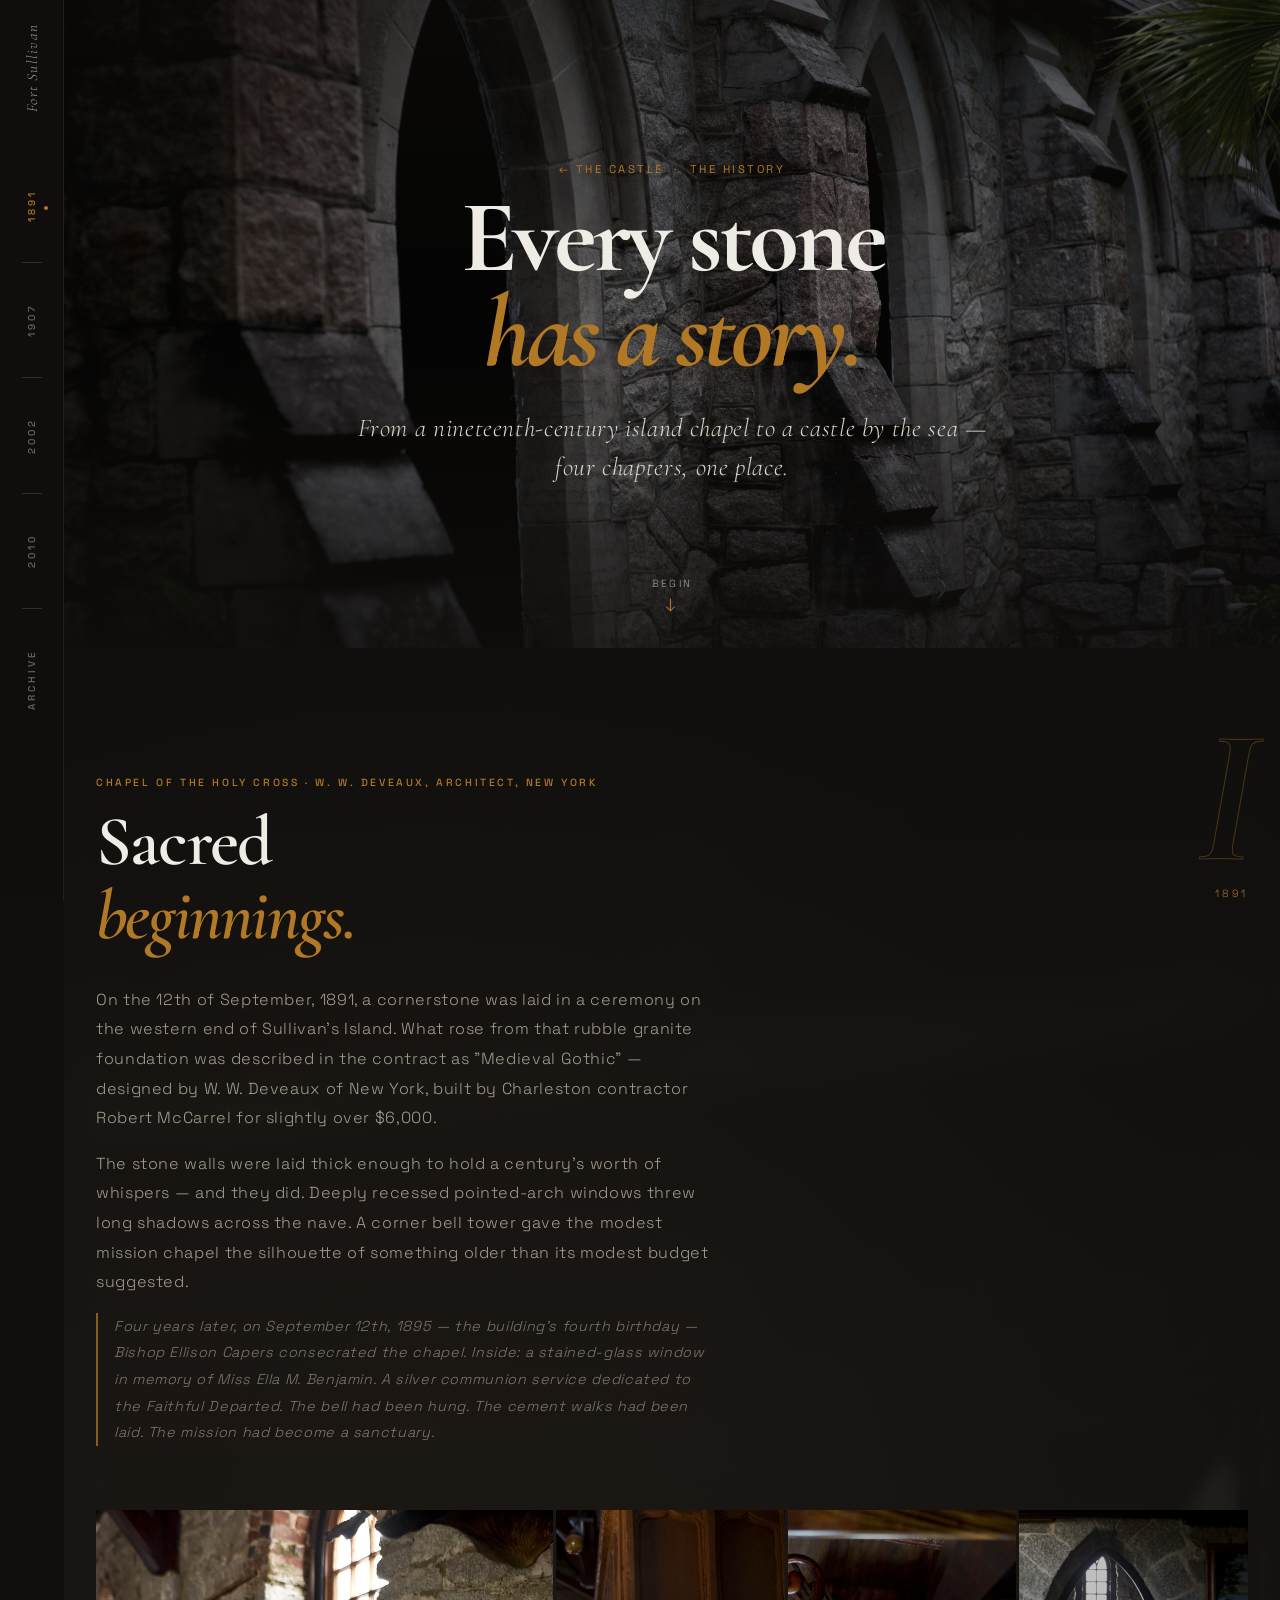
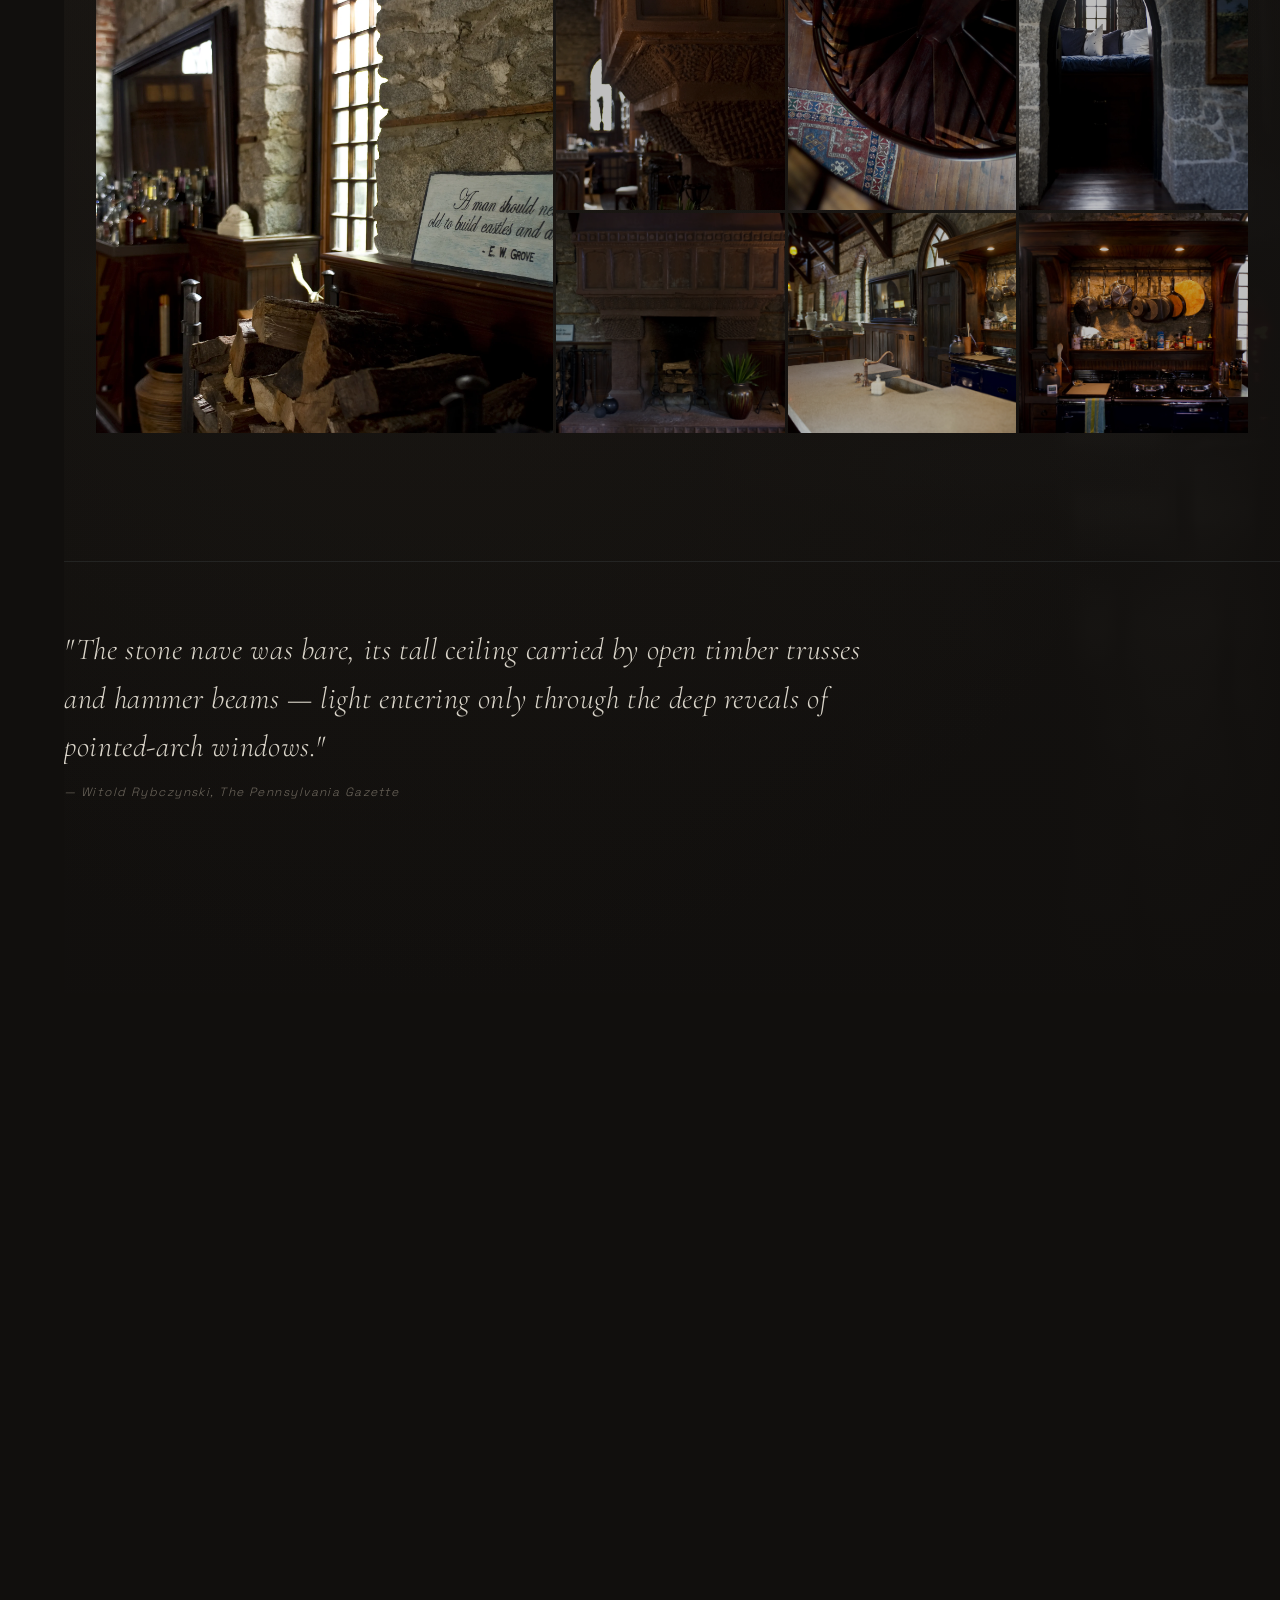
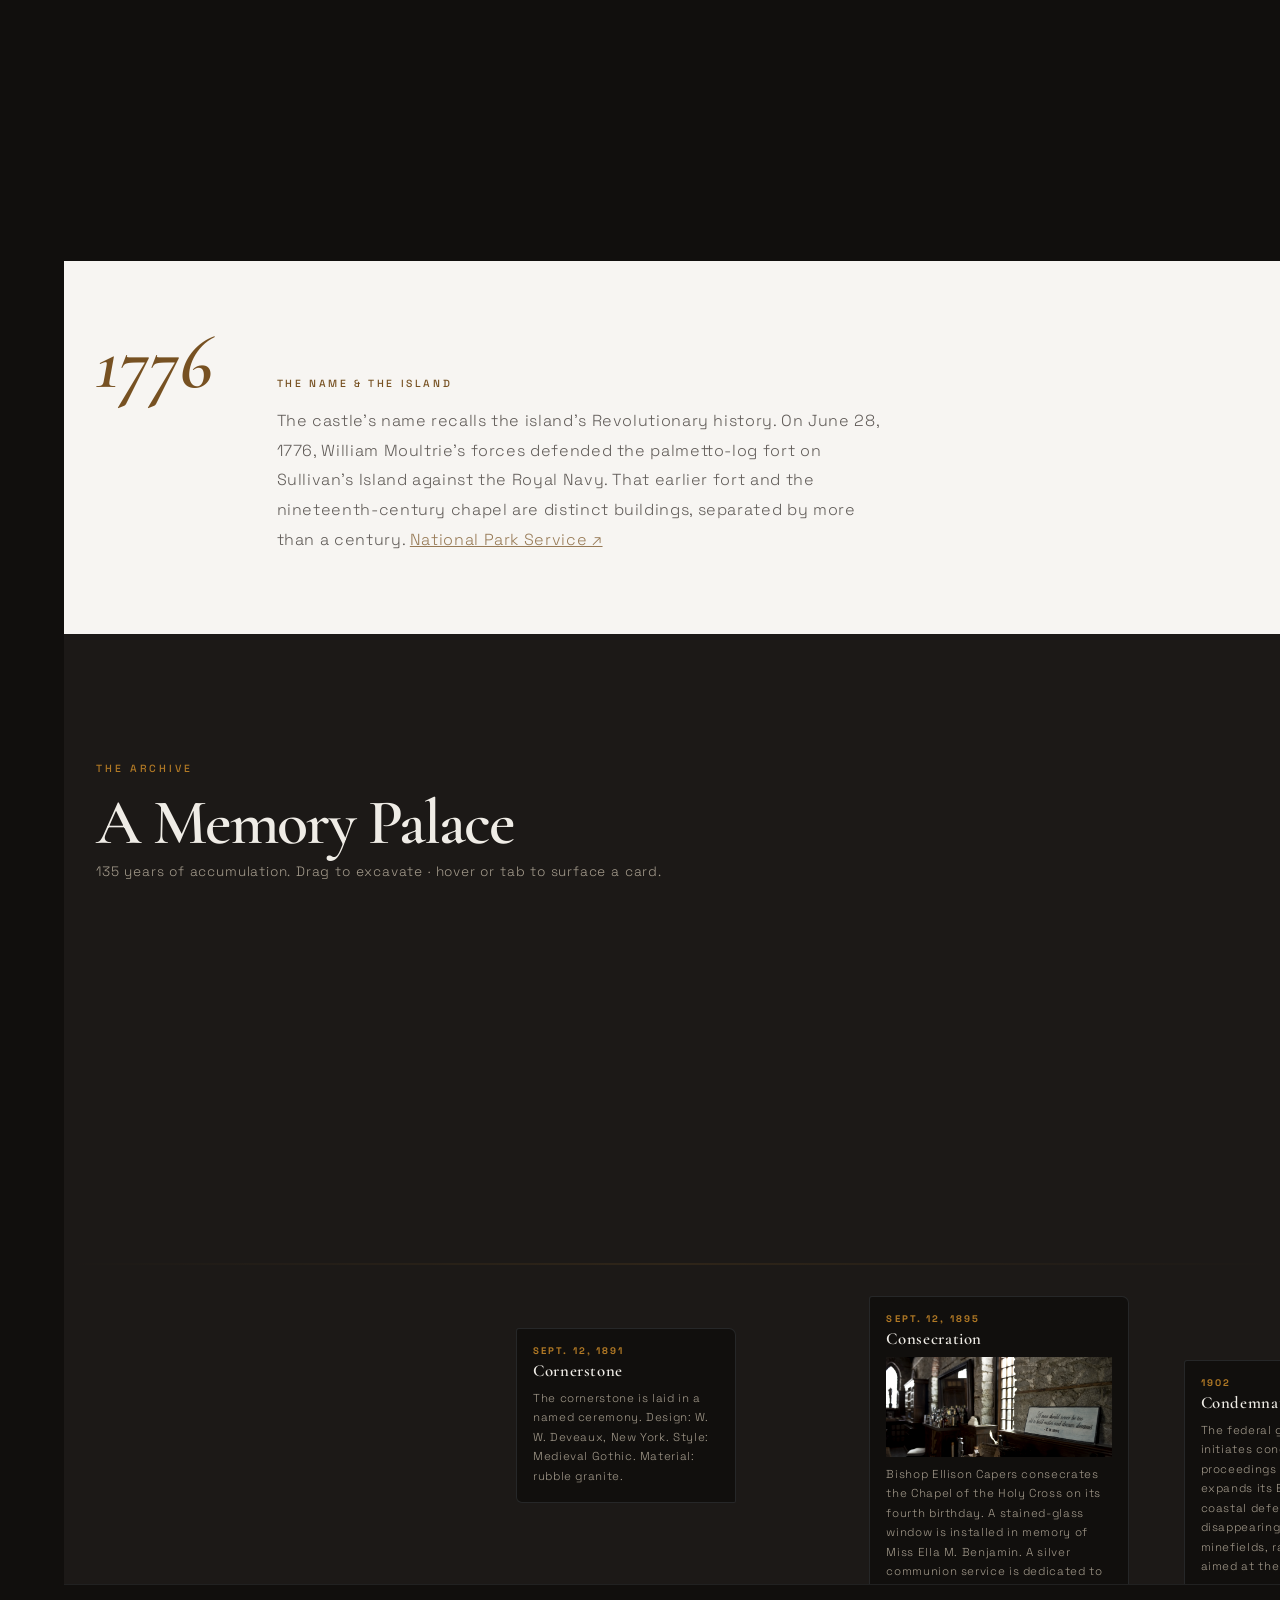
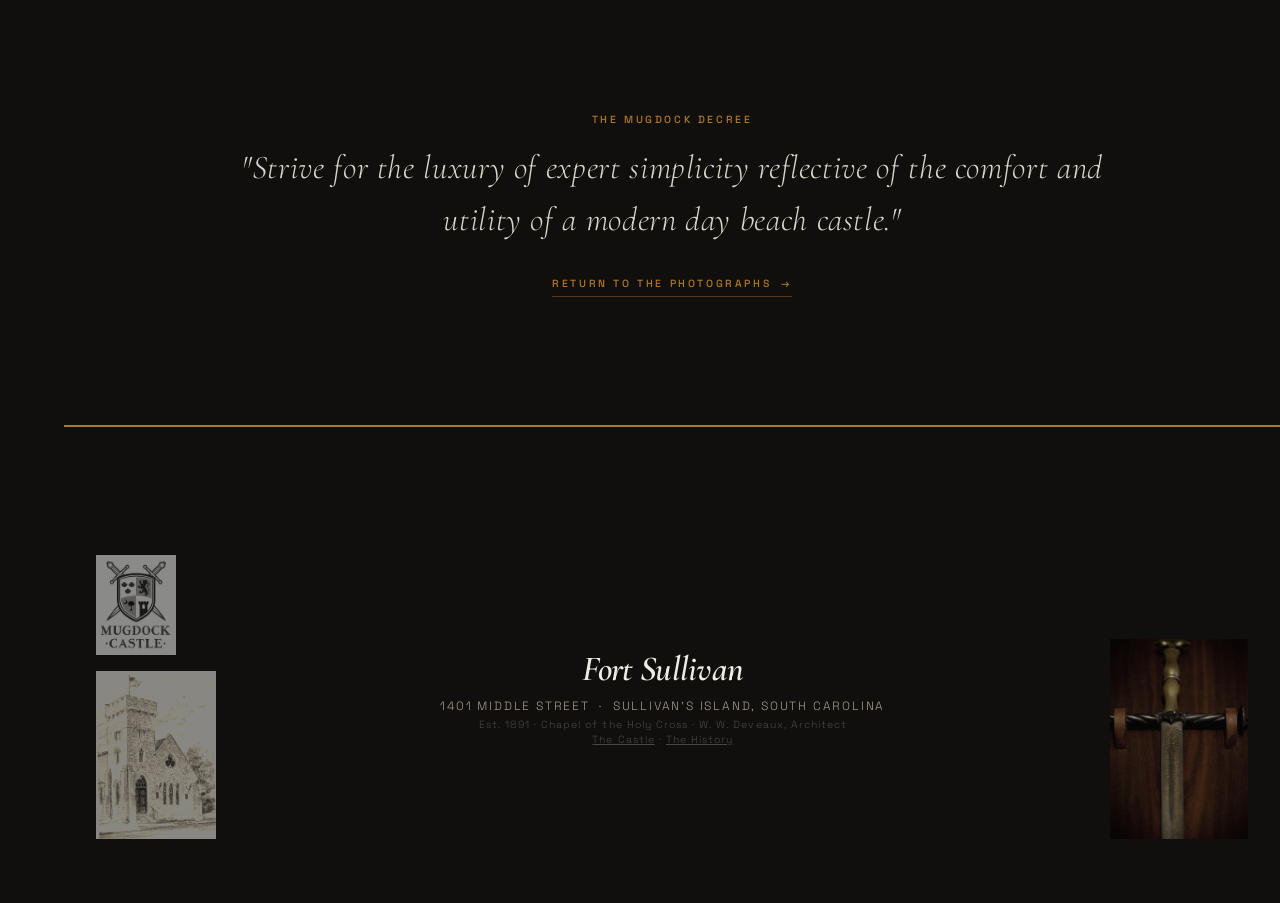
<file: history.html>
<!DOCTYPE html>
<html lang="en">
<head>
    <meta charset="UTF-8">
    <meta name="viewport" content="width=device-width, initial-scale=1.0">
    <title>The History — Fort Sullivan</title>
    <meta name="description" content="From the Chapel of the Holy Cross (1891) to the keep (2010): the history of Fort Sullivan, 1401 Middle Street, Sullivan's Island.">
    <script>document.documentElement.classList.add('js')</script>
    <link rel="preconnect" href="https://fonts.googleapis.com">
    <link rel="preconnect" href="https://fonts.gstatic.com" crossorigin>
    <link href="https://fonts.googleapis.com/css2?family=Cormorant+Garamond:ital,wght@0,300;0,400;0,500;0,600;0,700;1,300;1,400;1,600&family=Space+Grotesk:wght@300;400;500;700&display=swap" rel="stylesheet">
    <link rel="stylesheet" href="style.css">
    <script src="site.js" defer></script>
</head>
<body>
    <a class="skip-link" href="#chapel">Skip to content</a>

    <nav class="spine" aria-label="Timeline">
        <a class="spine-logo" href="index.html">Fort Sullivan</a>
        <a href="#chapel" class="spine-link" data-label="1891 · The Chapel"><span>1891</span></a>
        <div class="spine-divider"></div>
        <a href="#garrison" class="spine-link" data-label="1907 · The Garrison"><span>1907</span></a>
        <div class="spine-divider"></div>
        <a href="#restoration" class="spine-link" data-label="2002 · Restoration"><span>2002</span></a>
        <div class="spine-divider"></div>
        <a href="#keep" class="spine-link" data-label="2010 · The Keep"><span>2010</span></a>
        <div class="spine-divider"></div>
        <a href="#archive" class="spine-link" data-label="The Archive"><span>Archive</span></a>
    </nav>

    <section class="stratum stratum-horizon history-horizon in-view" id="top">
        <div class="horizon-img" style="background-image:url('castlex6.webp'); background-position: center 40%"></div>
        <div class="horizon-veil"></div>
        <div class="horizon-content">
            <p class="horizon-coord"><a href="index.html" style="color:inherit;text-decoration:none">← The Castle</a> &nbsp;·&nbsp; The History</p>
            <h1 class="horizon-title">
                <span class="horizon-word" style="animation-delay:0s">Every stone</span>
                <span class="horizon-word" style="animation-delay:.4s">has a story.</span>
            </h1>
            <p class="history-intro">From a nineteenth-century island chapel to a castle by the sea — four chapters, one place.</p>
        </div>
        <div class="horizon-descend">
            <span class="descend-label">Begin</span>
            <span class="descend-arrow">↓</span>
        </div>
    </section>

    <nav class="timeline-strip" aria-label="Timeline">
        <a href="#chapel"><b>1891</b><span>Chapel</span></a>
        <a href="#garrison"><b>1907</b><span>Garrison</span></a>
        <a href="#restoration"><b>2002</b><span>Restored</span></a>
        <a href="#keep"><b>2010</b><span>The Keep</span></a>
    </nav>

    <main>
    <!-- ═══════════════════════════════════════════════════════════════
         I · 1891 — THE CHAPEL
    ═══════════════════════════════════════════════════════════════ -->
    <section class="stratum stratum-chapel chapter" id="chapel">
        <div class="chapel-bg parallax-bg" data-speed="0.2" style="background-image:url('castlex5.webp')"></div>
        <div class="chapel-overlay"></div>
        <div class="stratum-stamp stratum-stamp-right">
            <span class="stamp-era">I</span>
            <span class="stamp-year">1891</span>
        </div>
        <div class="chapel-content container">
            <div class="chapel-text">
                <p class="stratum-tag">Chapel of the Holy Cross · W. W. Deveaux, Architect, New York</p>
                <h2 class="stratum-headline">Sacred<br><em>beginnings.</em></h2>
                <p class="stratum-body">On the 12th of September, 1891, a cornerstone was laid in a ceremony on the western end of Sullivan's Island. What rose from that rubble granite foundation was described in the contract as "Medieval Gothic" — designed by W. W. Deveaux of New York, built by Charleston contractor Robert McCarrel for slightly over $6,000.</p>
                <p class="stratum-body">The stone walls were laid thick enough to hold a century's worth of whispers — and they did. Deeply recessed pointed-arch windows threw long shadows across the nave. A corner bell tower gave the modest mission chapel the silhouette of something older than its modest budget suggested.</p>
                <p class="stratum-body stratum-esoteric">Four years later, on September 12th, 1895 — the building's fourth birthday — Bishop Ellison Capers consecrated the chapel. Inside: a stained-glass window in memory of Miss Ella M. Benjamin. A silver communion service dedicated to the Faithful Departed. The bell had been hung. The cement walks had been laid. The mission had become a sanctuary.</p>
            </div>
        </div>
        <div class="chapel-grid container">
            <figure class="cg-feat"><img src="castlen12.webp" alt="Inside the old chapel" loading="lazy"></figure>
            <figure class="cg-item"><img src="castlen3.webp" alt="Chapel interior detail" loading="lazy"></figure>
            <figure class="cg-item"><img src="castlen5.webp" alt="Pointed-arch windows" loading="lazy"></figure>
            <figure class="cg-item"><img src="castlen7.webp" alt="The stone nave" loading="lazy"></figure>
            <figure class="cg-item"><img src="castlen11.webp" alt="Stained glass in the chapel" loading="lazy"></figure>
            <figure class="cg-item"><img src="castlen13.webp" alt="Timbered ceiling" loading="lazy"></figure>
            <figure class="cg-item"><img src="castlen16.webp" alt="Chapel interior" loading="lazy"></figure>
        </div>
        <div class="chapel-pull container">
            <blockquote class="chapel-quote">"The stone nave was bare, its tall ceiling carried by open timber trusses and hammer beams — light entering only through the deep reveals of pointed-arch windows."</blockquote>
            <cite class="chapel-cite">— Witold Rybczynski, <em>The Pennsylvania Gazette</em></cite>
        </div>
    </section>

    <!-- ═══════════════════════════════════════════════════════════════
         II · 1907 — THE GARRISON
    ═══════════════════════════════════════════════════════════════ -->
    <section class="stratum stratum-military chapter" id="garrison">
        <div class="military-rule"></div>
        <div class="stratum-stamp stratum-stamp-right">
            <span class="stamp-era">II</span>
            <span class="stamp-year">1907</span>
        </div>
        <div class="military-content container">
            <div class="military-text">
                <p class="stratum-tag">The Taking · Fort Moultrie Condemnation</p>
                <h2 class="stratum-headline stratum-headline-dark">Sacred ground<br><em>absorbed by the federal machine.</em></h2>
                <p class="stratum-body stratum-body-dark">In 1902, the United States government moved to condemn the Chapel of the Holy Cross. Fort Moultrie was extending its Endicott-era coastal defenses — disappearing artillery carriages, minefields, rapid-fire guns trained on the harbor mouth. The stone chapel stood in the path of a militarized landscape.</p>
                <p class="stratum-body stratum-body-dark">The trustees agreed to sell. <strong>$9,000.</strong> The keys were formally surrendered in 1907. The congregation stripped what it could — the memorial stained glass, the silver communion service dedicated to the Faithful Departed, the chancel beams — and carried them to a new Chapel at 2520 Middle Street, holding their first service there in June of 1908.</p>
                <p class="stratum-body stratum-body-dark stratum-esoteric">When Fort Moultrie was deactivated in 1947, the building passed through a quiet relay: War Assets Administration → J.C.W. Bischoff → the Town → the South Carolina Lutheran Synod. Pastor J. Marion Rhoden was appointed in 1952. Fifty charter members. The same bare granite walls. The same thick stone that had held Episcopal liturgy for sixteen years now held Lutheran hymns for twenty more. In 1972 the congregation relocated to Isle of Palms and became St. Mark's. The chapel was deconsecrated.</p>
            </div>
            <div class="military-imgs">
                <figure class="mil-img"><img src="castlex2.webp" alt="The chapel and tower" loading="lazy"></figure>
                <figure class="mil-img mil-img-tall"><img src="castlex4.webp" alt="The chapel's granite front" loading="lazy"></figure>
                <figure class="mil-img"><img src="flag2.webp" alt="Flag over the tower" loading="lazy"></figure>
            </div>
        </div>
        <div class="military-pull">
            <p class="mpull-text">For the next forty years, the rough granite walls absorbed the prayers of soldiers the same way they had absorbed the Episcopal liturgy before them.</p>
        </div>
    </section>

    <!-- ═══════════════════════════════════════════════════════════════
         III · 2002 — RESTORATION
    ═══════════════════════════════════════════════════════════════ -->
    <section class="stratum stratum-restoration chapter" id="restoration">
        <div class="stratum-stamp">
            <span class="stamp-era">III</span>
            <span class="stamp-year">2002</span>
        </div>
        <div class="restoration-content container">
            <div class="restoration-text">
                <p class="stratum-tag">A Place Reimagined · The Winter Hall</p>
                <h2 class="stratum-headline">Kept where<br><em>it had always stood.</em></h2>
                <p class="stratum-body">In 2002, a plan to relocate the chapel to the I'On development in Mount Pleasant was proposed. Local preservation action kept the building on Sullivan's Island. Its next chapter would unfold here, where it had stood for more than a century.</p>
                <p class="stratum-body">New World Byzantine was engaged to design an addition that would look older than the Gothic church it joined. The rounded Romanesque arch became an answer to the pointed Gothic arch: two architectural traditions meeting at the same threshold.</p>
                <p class="stratum-body stratum-esoteric">The former chapel became the Winter Hall, home to the kitchen, dining hall, library and minstrel gallery. Its thick stone walls and timbered spaces became the heart of a home built for hospitality.</p>
            </div>
            <div class="restoration-imgs">
                <figure class="ri-wide"><img src="castlefromkeep.webp" alt="The chapel seen from the keep" loading="lazy"></figure>
                <figure><img src="keepcastlejoin.webp" alt="Where the keep meets the chapel" loading="lazy"></figure>
                <figure><img src="WH_8812p.webp" alt="The Winter Hall" loading="lazy"></figure>
            </div>
        </div>
    </section>

    <!-- ═══════════════════════════════════════════════════════════════
         IV · 2010 — THE KEEP
    ═══════════════════════════════════════════════════════════════ -->
    <section class="stratum stratum-keep history-keep chapter" id="keep">
        <div class="keep-bg parallax-bg" data-speed="0.3" style="background-image:url('keepx1.webp')"></div>
        <div class="keep-overlay"></div>
        <div class="stratum-stamp stratum-stamp-right">
            <span class="stamp-era">IV</span>
            <span class="stamp-year">2010</span>
        </div>
        <div class="keep-text">
            <p class="stratum-tag">The Keep · New World Byzantine Architecture</p>
            <h2 class="stratum-headline">The Summer<br><em>Hall.</em></h2>
            <p class="stratum-body">Reinforced concrete walls. Massive cypress timbers. A geothermal heat pump sunk beneath old stone floors. Romanesque arched openings answering, point-for-arch, the Gothic vocabulary of a chapel built one hundred nineteen years before.</p>
            <p class="stratum-body">The Norman Keep, also known as the Summer Hall, was completed in 2010. Its arched openings, porches and rooftop terraces offer a different relationship to the island: open to the garden, the harbor and the changing coastal light. The addition houses the undercroft, laundry, bedchambers and associated living spaces; the Morning Courtyard and Summer Lawn extend the life of the house outdoors.</p>
            <p class="stratum-body stratum-esoteric">The upper bell tower had been removed during the military era; crenelations were installed in its place. By 2010, the transformation was complete — something that had never before existed: a private castle on a Carolina barrier island.</p>
        </div>
        <div class="keep-grid">
            <figure class="kg-item kg-tall"><img src="keepx2.webp" alt="The keep from the garden" loading="lazy"></figure>
            <figure class="kg-item"><img src="keepx5.webp" alt="Arched porches of the keep" loading="lazy"></figure>
            <figure class="kg-item"><img src="keepn6.webp" alt="A bedchamber" loading="lazy"></figure>
            <figure class="kg-item kg-tall"><img src="keepx8.webp" alt="The keep's tower" loading="lazy"></figure>
            <figure class="kg-item"><img src="keepn9.webp" alt="The keep stair" loading="lazy"></figure>
            <figure class="kg-item"><img src="keeproof2.webp" alt="Rooftop terrace" loading="lazy"></figure>
        </div>
    </section>

    <!-- 1776 — the name, kept distinct from the chapel -->
    <section class="island-note">
        <div class="island-note-inner container">
            <span class="island-note-year">1776</span>
            <div>
                <p class="stratum-tag" style="color:var(--col-cypress-dk)">The Name &amp; the Island</p>
                <p class="stratum-body stratum-body-dark">The castle's name recalls the island's Revolutionary history. On June 28, 1776, William Moultrie's forces defended the palmetto-log fort on Sullivan's Island against the Royal Navy. That earlier fort and the nineteenth-century chapel are distinct buildings, separated by more than a century. <a href="https://www.nps.gov/people/william-moultrie.htm" target="_blank" rel="noopener">National Park Service ↗</a></p>
            </div>
        </div>
    </section>

    <section class="stratum stratum-archive" id="archive">
        <div class="archive-header container">
            <p class="archive-tag">The Archive</p>
            <h2 class="archive-title">A Memory Palace</h2>
            <p class="archive-sub">135 years of accumulation. Drag to excavate · hover or tab to surface a card.</p>
        </div>

        <div class="dig-site-wrapper" id="dig-site-wrapper">
            <div class="dig-timeline-line"></div>
            <div class="dig-site" id="dig-site">

                <!-- Artifact cards — positioned absolutely by CSS/data attrs; JS adds interactivity -->

                <article class="artifact" data-x="3" data-y="42" data-era="founding" data-rotation="-3">
                    <span class="artifact-date">May 1891</span>
                    <span class="artifact-label">Lot Purchased</span>
                    <p class="artifact-body">Diocesan trustees acquire the Sullivan's Island lot using funds linked to the dissolved Grace Church — a congregation that had held services in a borrowed Presbyterian building for nearly six years.</p>
                </article>

                <article class="artifact artifact-img" data-x="14" data-y="18" data-era="founding" data-rotation="2">
                    <span class="artifact-date">Aug. 1, 1891</span>
                    <span class="artifact-label">The Contract</span>
                    <img src="castlex3.webp" alt="Chapel exterior" loading="lazy">
                    <p class="artifact-body">Robert McCarrel signs the construction contract. Rubble granite. Medieval Gothic. Builder, Charleston SC.</p>
                </article>

                <article class="artifact artifact-deep" data-x="22" data-y="60" data-era="founding" data-rotation="1.5">
                    <span class="artifact-date">Sept. 12, 1891</span>
                    <span class="artifact-label">Cornerstone</span>
                    <p class="artifact-body">The cornerstone is laid in a named ceremony. Design: W. W. Deveaux, New York. Style: Medieval Gothic. Material: rubble granite.</p>
                </article>

                <article class="artifact" data-x="31" data-y="30" data-era="founding" data-rotation="-1">
                    <span class="artifact-date">July 10, 1892</span>
                    <span class="artifact-label">First Service</span>
                    <p class="artifact-body">The first Holy Communion is held. Officiant: Rev. George F. Degan. Cost of the completed chapel: slightly over $6,000.</p>
                </article>

                <article class="artifact artifact-img" data-x="40" data-y="55" data-era="consecration" data-rotation="3">
                    <span class="artifact-date">Sept. 12, 1895</span>
                    <span class="artifact-label">Consecration</span>
                    <img src="castlen12.webp" alt="Chapel interior" loading="lazy">
                    <p class="artifact-body">Bishop Ellison Capers consecrates the Chapel of the Holy Cross on its fourth birthday. A stained-glass window is installed in memory of Miss Ella M. Benjamin. A silver communion service is dedicated to the Faithful Departed.</p>
                </article>

                <article class="artifact" data-x="49" data-y="25" data-era="consecration" data-rotation="-2">
                    <span class="artifact-date">$6,000</span>
                    <span class="artifact-label">The Build Cost</span>
                    <p class="artifact-body">The total reported cost of constructing the Chapel of the Holy Cross — a deep revelation of material economy, given the structural weight of the rubble granite walls.</p>
                </article>

                <article class="artifact artifact-deep" data-x="56" data-y="65" data-era="military" data-rotation="2">
                    <span class="artifact-date">1902</span>
                    <span class="artifact-label">Condemnation</span>
                    <p class="artifact-body">The federal government initiates condemnation proceedings as Fort Moultrie expands its Endicott-era coastal defense network: disappearing carriages, minefields, rapid-fire guns aimed at the harbor mouth.</p>
                </article>

                <article class="artifact" data-x="65" data-y="38" data-era="military" data-rotation="-1.5">
                    <span class="artifact-date">$9,000</span>
                    <span class="artifact-label">The Acquisition Price</span>
                    <p class="artifact-body">The federal government's compensation to the Episcopal diocesan trustees. The strongest documentary evidence converges on $9,000 — though the precise year of final transfer (1904 vs. 1905) remains contested.</p>
                </article>

                <article class="artifact artifact-img" data-x="73" data-y="20" data-era="military" data-rotation="1">
                    <span class="artifact-date">1907</span>
                    <span class="artifact-label">Keys Surrendered</span>
                    <img src="flag2.webp" alt="Fort Sullivan flags" loading="lazy">
                    <p class="artifact-body">The congregation strips the memorial stained glass and silver communion service. Keys are formally transferred. The Chapel of the Holy Cross becomes a Fort Moultrie post chapel.</p>
                </article>

                <article class="artifact" data-x="79" data-y="58" data-era="military" data-rotation="-3">
                    <span class="artifact-date">June 1908</span>
                    <span class="artifact-label">New Chapel Opens</span>
                    <p class="artifact-body">First services held at the new Chapel of the Holy Cross, 2520 Middle Street. The memorial windows, beams, and chancel have been relocated. The congregation follows its artifacts.</p>
                </article>

                <article class="artifact artifact-deep" data-x="86" data-y="35" data-era="lutheran" data-rotation="2.5">
                    <span class="artifact-date">1952</span>
                    <span class="artifact-label">Lutheran Mission</span>
                    <p class="artifact-body">Pastor J. Marion Rhoden is appointed. Fifty charter members begin worshipping in "the old Fort Moultrie Chapel." The same granite walls. Different hymns.</p>
                </article>

                <article class="artifact" data-x="91" data-y="62" data-era="lutheran" data-rotation="-1">
                    <span class="artifact-date">1972</span>
                    <span class="artifact-label">Deconsecration</span>
                    <p class="artifact-body">The Lutheran congregation relocates to Isle of Palms, becoming St. Mark's. For the first time in eighty years, the building serves no congregation. The chapel is deconsecrated and converted to private residential use.</p>
                </article>

                <article class="artifact artifact-img" data-x="96" data-y="28" data-era="private" data-rotation="1.5">
                    <span class="artifact-date">$640,000</span>
                    <span class="artifact-label">2002 Purchase</span>
                    <img src="castlex2.webp" alt="Chapel exterior" loading="lazy">
                    <p class="artifact-body">The current owner acquires 1401 Middle Street. A plan to relocate the entire structure to the I'On community in Mount Pleasant is subsequently proposed — and blocked by local preservation action.</p>
                </article>

                <article class="artifact artifact-img artifact-deep" data-x="105" data-y="48" data-era="castle" data-rotation="-2">
                    <span class="artifact-date">2009–2010</span>
                    <span class="artifact-label">The Keep</span>
                    <img src="keepcastlejoin.webp" alt="The join" loading="lazy">
                    <p class="artifact-body">New World Byzantine Architecture completes the Romanesque keep addition. Reinforced concrete, massive cypress timbers, geothermal heat pump. Mandate: design something that looked older than the Gothic church it was joining.</p>
                </article>

                <article class="artifact" data-x="114" data-y="30" data-era="castle" data-rotation="1">
                    <span class="artifact-date">W. G. Mazyck</span>
                    <span class="artifact-label">The Lay Reader</span>
                    <p class="artifact-body">Lay reader and treasurer. Held Episcopal services in a borrowed Presbyterian church on Sullivan's Island for nearly six years before the Chapel of the Holy Cross was completed. Called one of the "founders of the mission" by the 1957 diocesan history.</p>
                </article>

                <article class="artifact artifact-img" data-x="122" data-y="55" data-era="castle" data-rotation="-1.5">
                    <span class="artifact-date">The Sword</span>
                    <span class="artifact-label">Legend Mounting</span>
                    <img src="sword.webp" alt="The sword" loading="lazy" class="artifact-sword">
                    <p class="artifact-body">A sword mounting in the castle interior. Its provenance unwritten — its weight felt in every room.</p>
                </article>

            </div>
            <!-- Dig site era legend -->
            <div class="dig-legend">
                <span class="dl-item dl-founding">1891</span>
                <span class="dl-line"></span>
                <span class="dl-item dl-military">1902</span>
                <span class="dl-line"></span>
                <span class="dl-item dl-lutheran">1952</span>
                <span class="dl-line"></span>
                <span class="dl-item dl-private">2002</span>
                <span class="dl-line"></span>
                <span class="dl-item dl-castle">2010</span>
            </div>
        </div>
    </section>

    <section class="decree">
        <p class="stratum-tag">The Mugdock Decree</p>
        <blockquote class="decree-quote">"Strive for the luxury of expert simplicity reflective of the comfort and utility of a modern day beach castle."</blockquote>
        <a class="chapter-link" href="index.html#gallery">Return to the photographs <span aria-hidden="true">→</span></a>
    </section>
    </main>

    <footer class="site-footer">
        <div class="footer-inner container">
            <div class="footer-seal-row">
                <img src="Mugdock.jpg" alt="Mugdock seal" class="footer-seal" loading="lazy">
                <img src="Castle - Dale Watson Drawing.jpg" alt="Architectural drawing of the castle by Dale Watson" class="footer-drawing" loading="lazy">
            </div>
            <div class="footer-body">
                <h3 class="footer-name">Fort Sullivan</h3>
                <p class="footer-addr">1401 Middle Street &nbsp;·&nbsp; Sullivan's Island, South Carolina</p>
                <p class="footer-copy">Est. 1891 · Chapel of the Holy Cross · W. W. Deveaux, Architect</p>
                <p class="footer-copy"><a href="index.html" style="color:inherit">The Castle</a> · <a href="history.html" style="color:inherit">The History</a></p>
            </div>
            <img src="sword.webp" alt="" class="footer-sword" loading="lazy">
        </div>
    </footer>
</body>
</html>
</file>
<file: style.css>
/* ═══════════════════════════════════════════════════════════════════
   FORT SULLIVAN — MATERIAL-HONEST DESIGN SYSTEM
   Granite · Cypress · Iron · Parchment · Atlantic
═══════════════════════════════════════════════════════════════════ */

/* ── TOKENS ──────────────────────────────────────────────────────── */
:root {
    /* Stone palette */
    --col-void:       hsl(28, 12%, 6%);     /* deep charcoal earth */
    --col-dark:       hsl(28, 10%, 10%);
    --col-granite:    hsl(215, 6%, 30%);    /* blue-grey stone */
    --col-granite-lt: hsl(215, 6%, 55%);   /* lighter stone */
    --col-parchment:  hsl(38, 22%, 92%);   /* warm cream */
    --col-bone:       hsl(40, 18%, 82%);   /* aged linen */
    --col-sand:       hsl(38, 25%, 96%);   /* pale section ground */

    /* Cypress & iron accents */
    --col-cypress:    hsl(36, 65%, 42%);   /* the ONLY accent */
    --col-cypress-dk: hsl(33, 55%, 30%);
    --col-iron:       hsl(220, 8%, 22%);

    /* Text */
    --col-text-light: hsl(38, 20%, 88%);
    --col-text-dim:   hsl(38, 12%, 60%);
    --col-text-dark:  hsl(28, 12%, 16%);

    /* Typography */
    --font-serif: 'Cormorant Garamond', 'Georgia', serif;
    --font-sans:  'Space Grotesk', 'Helvetica Neue', sans-serif;

    /* Spacing */
    --space-xs: 0.5rem;
    --space-sm: 1rem;
    --space-md: 2rem;
    --space-lg: 4rem;
    --space-xl: 8rem;

    --max-w: 1320px;
}

/* ── RESET ───────────────────────────────────────────────────────── */
*, *::before, *::after { margin: 0; padding: 0; box-sizing: border-box; }
html { scroll-behavior: smooth; font-size: 16px; }

body {
    background: var(--col-void);
    color: var(--col-text-light);
    font-family: var(--font-sans);
    font-weight: 300;
    letter-spacing: 0.04em;
    overflow-x: hidden;
}

img { display: block; max-width: 100%; height: auto; }
figure { margin: 0; }

.container {
    max-width: var(--max-w);
    margin: 0 auto;
    padding: 0 var(--space-md);
}

/* ── SCROLL REVEAL ───────────────────────────────────────────────── */
/* Reveal only when JS is running, so content is never hidden without it */
.js .stratum,
.js .keep-grid,
.js .chapel-grid,
.js .artifact,
.js .join-quote,
.js .chapel-quote,
.js .military-content,
.js .gallery-strip {
    opacity: 0;
    transform: translateY(28px);
    transition: opacity 0.95s cubic-bezier(.16,.84,.44,1), transform 0.95s cubic-bezier(.16,.84,.44,1);
}
.in-view {
    opacity: 1 !important;
    transform: translate(0) !important;
}
/* strata use their own bg so override opacity slightly differently */
.js .stratum { opacity: 0; }
.stratum.in-view { opacity: 1; transform: none; }


/* ═══════════════════════════════════════════════════════════════════
   STRATUM 0 — HORIZON
═══════════════════════════════════════════════════════════════════ */
.stratum-horizon {
    position: relative;
    height: 100vh;
    min-height: 600px;
    display: flex;
    align-items: center;
    justify-content: center;
    overflow: hidden;
}

.horizon-img {
    position: absolute; inset: 0;
    background-size: cover;
    background-position: center 60%;
    transform: scale(1.06);
    transition: transform 12s ease-out;
}
.stratum-horizon.in-view .horizon-img { transform: scale(1); }

.horizon-veil {
    position: absolute; inset: 0;
    background: linear-gradient(
        to bottom,
        hsl(28,12%,6%, 0.55) 0%,
        hsl(28,12%,6%, 0.25) 50%,
        hsl(28,12%,6%, 0.80) 100%
    );
}

.horizon-content {
    position: relative;
    z-index: 2;
    text-align: center;
}

.horizon-coord {
    font-family: var(--font-sans);
    font-size: 0.7rem;
    font-weight: 400;
    letter-spacing: 0.22em;
    text-transform: uppercase;
    color: var(--col-cypress);
    margin-bottom: var(--space-sm);
}

.horizon-title {
    font-family: var(--font-serif);
    font-size: clamp(4.5rem, 12vw, 11rem);
    font-weight: 700;
    line-height: 0.88;
    letter-spacing: -0.04em;
    color: var(--col-parchment);
    display: flex;
    flex-direction: column;
    gap: 0.05em;
}

.horizon-word {
    display: block;
    opacity: 0;
    transform: translateY(30px);
    animation: word-rise 1.2s cubic-bezier(.16,.84,.44,1) forwards;
}
.horizon-word:last-child { color: var(--col-cypress); font-style: italic; }

@keyframes word-rise {
    to { opacity: 1; transform: none; }
}

.horizon-address {
    font-family: var(--font-sans);
    font-size: 0.75rem;
    letter-spacing: 0.18em;
    text-transform: uppercase;
    color: var(--col-text-dim);
    margin-top: var(--space-md);
}

.horizon-yr {
    font-family: var(--font-serif);
    font-size: clamp(1.4rem, 4vw, 2.6rem);
    font-weight: 300;
    font-style: italic;
    color: var(--col-bone);
    margin-top: var(--space-sm);
    letter-spacing: 0.08em;
    min-height: 2.8rem;
}

.horizon-descend {
    position: absolute;
    bottom: var(--space-md);
    left: 50%;
    transform: translateX(-50%);
    display: flex;
    flex-direction: column;
    align-items: center;
    gap: 4px;
    color: var(--col-text-dim);
    font-size: 0.65rem;
    letter-spacing: 0.2em;
    text-transform: uppercase;
    animation: bob 2.4s ease-in-out infinite;
    z-index: 2;
}
.descend-arrow { font-size: 1.1rem; color: var(--col-cypress); }

@keyframes bob {
    0%, 100% { transform: translateX(-50%) translateY(0); }
    50%       { transform: translateX(-50%) translateY(8px); }
}


/* ═══════════════════════════════════════════════════════════════════
   SHARED STRATUM COMPONENTS
═══════════════════════════════════════════════════════════════════ */
.stratum-stamp {
    position: absolute;
    top: var(--space-lg);
    left: var(--space-md);
    display: flex;
    flex-direction: column;
    line-height: 1;
    z-index: 4;
    pointer-events: none;
}
.stratum-stamp-right { left: auto; right: var(--space-md); align-items: flex-end; }
.stamp-era {
    font-family: var(--font-serif);
    font-size: clamp(4rem, 15vw, 14rem);
    font-weight: 700;
    font-style: italic;
    color: var(--col-void);
    -webkit-text-stroke: 1px var(--col-cypress);
    letter-spacing: -0.06em;
    line-height: 0.9;
    opacity: 0.35;
}
.stamp-year {
    font-family: var(--font-sans);
    font-size: 0.65rem;
    letter-spacing: 0.3em;
    text-transform: uppercase;
    color: var(--col-cypress);
    padding-top: 4px;
}

.stratum-tag {
    font-family: var(--font-sans);
    font-size: 0.65rem;
    font-weight: 500;
    letter-spacing: 0.25em;
    text-transform: uppercase;
    color: var(--col-cypress);
    margin-bottom: var(--space-sm);
}

.stratum-headline {
    font-family: var(--font-serif);
    font-size: clamp(2.4rem, 5.5vw, 5rem);
    font-weight: 600;
    line-height: 1.05;
    letter-spacing: -0.025em;
    color: var(--col-parchment);
    margin-bottom: var(--space-md);
}
.stratum-headline em { color: var(--col-cypress); font-style: italic; }
.stratum-headline-dark { color: var(--col-text-dark); }
.stratum-headline-dark em { color: var(--col-cypress-dk); }

.stratum-body {
    font-family: var(--font-sans);
    font-size: 1rem;
    font-weight: 300;
    line-height: 1.85;
    color: var(--col-text-dim);
    max-width: 620px;
    margin-bottom: var(--space-sm);
}
.stratum-body-dark { color: var(--col-text-dark); opacity: 0.75; }
.stratum-esoteric {
    border-left: 2px solid var(--col-cypress);
    padding-left: var(--space-sm);
    font-size: 0.9rem;
    font-style: italic;
    opacity: 0.72;
}


/* ═══════════════════════════════════════════════════════════════════
   STRATUM I — THE KEEP
═══════════════════════════════════════════════════════════════════ */
.stratum-keep {
    position: relative;
    background: var(--col-void);
    padding: 0;
    overflow: hidden;
}

.keep-bg {
    position: absolute; inset: 0;
    background-size: cover;
    background-position: center;
    opacity: 0.22;
    filter: contrast(1.1) grayscale(0.3);
}

.keep-overlay {
    position: absolute; inset: 0;
    background: linear-gradient(
        135deg,
        var(--col-void) 55%,
        transparent 100%
    );
}

.keep-text {
    position: relative;
    z-index: 2;
    max-width: 640px;
    padding: var(--space-xl) var(--space-xl) var(--space-lg) var(--space-xl);
}

.keep-grid {
    display: grid;
    grid-template-columns: repeat(3, 1fr);
    grid-template-rows: 260px 220px;
    gap: 3px;
    margin: 0 0 0 0;
}
.kg-item { overflow: hidden; }
.kg-item img { width: 100%; height: 100%; object-fit: cover; transition: transform 0.6s ease; filter: brightness(0.8); }
.kg-item:hover img { transform: scale(1.04); filter: brightness(1); }
.kg-tall { grid-row: span 2; }


/* ═══════════════════════════════════════════════════════════════════
   THE JOIN — ERA-SPLIT REVEALER
═══════════════════════════════════════════════════════════════════ */
.stratum-join {
    background: var(--col-iron);
    padding: 0 0 var(--space-lg) 0;
    overflow: hidden;
}

.join-revealer {
    position: relative;
    width: 100%;
    height: clamp(340px, 55vw, 680px);
    cursor: col-resize;
    user-select: none;
    overflow: hidden;
}

.join-after, .join-before {
    position: absolute; inset: 0;
    background-size: cover;
    background-position: center;
}

.join-after {
    filter: none;
}

.join-before {
    width: 50%;
    overflow: hidden;
    filter: sepia(0.55) contrast(1.15) brightness(0.85);
}
.join-before::after {
    content: '';
    position: absolute; inset: 0;
    background: linear-gradient(to right, hsl(28,30%,6%,0.15), transparent);
}

.join-label {
    position: absolute;
    bottom: var(--space-md);
    font-family: var(--font-sans);
    font-size: 0.6rem;
    font-weight: 500;
    letter-spacing: 0.25em;
    text-transform: uppercase;
    background: var(--col-void);
    color: var(--col-cypress);
    padding: 6px 14px;
    opacity: 0.85;
}
.join-label-left  { left: var(--space-md); }
.join-label-right { right: var(--space-md); }

.join-handle {
    position: absolute;
    top: 0; bottom: 0;
    left: 50%;
    transform: translateX(-50%);
    display: flex;
    flex-direction: column;
    align-items: center;
    justify-content: center;
    z-index: 10;
    cursor: col-resize;
    pointer-events: none; /* let the revealer capture events, handle is visual only */
}
.join-handle-bar {
    position: absolute;
    inset: 0;
    width: 2px;
    left: 50%;
    transform: translateX(-50%);
    background: var(--col-cypress);
    opacity: 0.9;
}
.join-handle-knob {
    width: 46px; height: 46px;
    background: var(--col-cypress);
    border-radius: 50%;
    display: flex; align-items: center; justify-content: center;
    color: var(--col-void);
    font-size: 1rem;
    box-shadow: 0 0 0 3px var(--col-void), 0 0 0 5px var(--col-cypress);
    position: relative;
    z-index: 2;
    transition: transform 0.2s;
}
.join-handle-knob:active { transform: scale(0.93); }

.join-caption {
    padding: var(--space-md) var(--space-xl);
    text-align: center;
}
.join-quote {
    font-family: var(--font-serif);
    font-size: clamp(1.2rem, 2.5vw, 1.9rem);
    font-weight: 300;
    font-style: italic;
    color: var(--col-bone);
    letter-spacing: 0.01em;
    line-height: 1.5;
    max-width: 800px;
    margin: 0 auto var(--space-sm) auto;
}
.join-subcap {
    font-family: var(--font-sans);
    font-size: 0.65rem;
    letter-spacing: 0.2em;
    text-transform: uppercase;
    color: var(--col-granite-lt);
    opacity: 0.7;
}


/* ═══════════════════════════════════════════════════════════════════
   STRATUM II — MILITARY CONVERSION
═══════════════════════════════════════════════════════════════════ */
.stratum-military {
    background: var(--col-sand);
    position: relative;
    padding: var(--space-xl) 0 var(--space-lg);
    overflow: hidden;
}

.military-rule {
    position: absolute;
    top: 0; left: 0; right: 0;
    height: 4px;
    background: linear-gradient(to right, var(--col-cypress), var(--col-granite), var(--col-cypress));
}

.military-content {
    display: grid;
    grid-template-columns: 1fr 1fr;
    gap: var(--space-xl);
    align-items: start;
}

.military-text { padding-right: var(--space-md); }
.military-text .stratum-body strong {
    font-weight: 700;
    color: var(--col-text-dark);
    font-size: 1.15em;
}

.military-imgs {
    display: grid;
    grid-template-columns: 1fr 1fr;
    grid-template-rows: 220px 220px;
    gap: 4px;
}
.mil-img { overflow: hidden; }
.mil-img img { width: 100%; height: 100%; object-fit: cover; filter: grayscale(0.3) sepia(0.1); transition: filter 0.5s; }
.mil-img:hover img { filter: none; }
.mil-img-tall { grid-row: span 2; }

.military-pull {
    max-width: 900px;
    margin: var(--space-xl) auto 0;
    padding: var(--space-lg) var(--space-xl);
    border-top: 1px solid var(--col-granite-lt);
    text-align: center;
}
.mpull-text {
    font-family: var(--font-serif);
    font-size: clamp(1.2rem, 2.5vw, 1.75rem);
    font-style: italic;
    font-weight: 400;
    color: var(--col-text-dark);
    line-height: 1.65;
    opacity: 0.78;
}


/* ═══════════════════════════════════════════════════════════════════
   STRATUM III — THE CHAPEL (1891)
═══════════════════════════════════════════════════════════════════ */
.stratum-chapel {
    position: relative;
    background: var(--col-void);
    overflow: hidden;
    padding-bottom: var(--space-xl);
}

.chapel-bg {
    position: absolute; inset: 0;
    background-size: cover;
    background-position: center;
    opacity: 0.12;
    filter: grayscale(0.6) contrast(1.3);
}

.chapel-overlay {
    position: absolute; inset: 0;
    background:
        radial-gradient(ellipse at 30% 50%, hsl(36,20%,12%,0.4) 0%, transparent 70%),
        linear-gradient(to bottom, var(--col-void) 0%, hsl(28,12%,9%,0.5) 40%, var(--col-void) 100%);
}

.chapel-content {
    position: relative; z-index: 2;
    padding-top: var(--space-xl);
}

.chapel-text { max-width: 660px; }

/* Granite texture overlay on the chapel section */
.stratum-chapel::before {
    content: '';
    position: absolute; inset: 0;
    background-image:
        radial-gradient(circle at 20% 30%, hsl(215,6%,30%,0.05) 0, transparent 60%),
        radial-gradient(circle at 80% 70%, hsl(215,6%,30%,0.04) 0, transparent 60%);
    pointer-events: none;
}

.chapel-grid {
    position: relative; z-index: 2;
    display: grid;
    grid-template-columns: 2fr 1fr 1fr;
    grid-template-rows: 300px 220px;
    gap: 3px;
    margin-top: var(--space-lg);
}
.cg-feat { grid-row: span 2; overflow: hidden; }
.cg-feat img { width: 100%; height: 100%; object-fit: cover; transition: transform 0.8s ease; }
.cg-feat:hover img { transform: scale(1.03); }
.cg-item { overflow: hidden; }
.cg-item img { width: 100%; height: 100%; object-fit: cover; filter: brightness(0.75); transition: filter 0.5s, transform 0.5s; }
.cg-item:hover img { filter: brightness(0.95); transform: scale(1.04); }

.chapel-pull {
    position: relative; z-index: 2;
    margin-top: var(--space-xl);
    padding: var(--space-lg) 0;
    border-top: 1px solid hsl(215,6%,30%,0.3);
}
.chapel-quote {
    font-family: var(--font-serif);
    font-size: clamp(1.2rem, 2.4vw, 1.9rem);
    font-weight: 300;
    font-style: italic;
    color: var(--col-bone);
    max-width: 820px;
    line-height: 1.6;
    margin-bottom: var(--space-xs);
}
.chapel-cite {
    font-family: var(--font-sans);
    font-size: 0.75rem;
    letter-spacing: 0.12em;
    color: var(--col-text-dim);
    opacity: 0.6;
}

.chapel-sword {
    position: relative; z-index: 2;
    display: flex;
    justify-content: center;
    padding: var(--space-xl) 0 var(--space-md);
}
.sword-img {
    max-height: 340px;
    width: auto;
    opacity: 0.85;
    filter: sepia(0.2) contrast(1.1);
    transition: opacity 0.6s, transform 0.6s;
}
.sword-img:hover { opacity: 1; transform: scale(1.03) rotate(1deg); }


/* ═══════════════════════════════════════════════════════════════════
   MEMORY PALACE ARCHIVE — THE DIG SITE
═══════════════════════════════════════════════════════════════════ */
.stratum-archive {
    background: var(--col-dark);
    padding: var(--space-xl) 0 0;
    overflow: hidden;
    position: relative;
}

.archive-header { margin-bottom: var(--space-lg); }
.archive-tag {
    font-family: var(--font-sans);
    font-size: 0.65rem;
    font-weight: 500;
    letter-spacing: 0.28em;
    text-transform: uppercase;
    color: var(--col-cypress);
    margin-bottom: var(--space-sm);
}
.archive-title {
    font-family: var(--font-serif);
    font-size: clamp(2.5rem, 5vw, 4.5rem);
    font-weight: 600;
    letter-spacing: -0.03em;
    color: var(--col-parchment);
    line-height: 1;
    margin-bottom: var(--space-xs);
}
.archive-sub {
    font-family: var(--font-sans);
    font-size: 0.85rem;
    color: var(--col-text-dim);
    letter-spacing: 0.06em;
}

/* ── DIG SITE ──────────────────────────── */
.dig-site-wrapper {
    position: relative;
    overflow-x: auto;
    overflow-y: hidden;
    height: 640px;
    scrollbar-width: thin;
    scrollbar-color: var(--col-cypress) var(--col-dark);
    cursor: grab;
}
.dig-site-wrapper:active { cursor: grabbing; }
.dig-site-wrapper::-webkit-scrollbar { height: 4px; }
.dig-site-wrapper::-webkit-scrollbar-track { background: var(--col-dark); }
.dig-site-wrapper::-webkit-scrollbar-thumb { background: var(--col-cypress); border-radius: 2px; }

.dig-timeline-line {
    position: absolute;
    top: 50%; left: 0; right: 0;
    height: 1px;
    background: linear-gradient(to right, transparent, hsl(36,65%,42%,0.25), transparent);
    transform: translateY(-50%);
    pointer-events: none;
    z-index: 1;
}

.dig-site {
    position: relative;
    height: 100%;
    min-width: 1800px; /* extended by JS */
}

/* ── ARTIFACT CARDS ─────────────────────── */
.artifact {
    position: absolute;
    width: 220px;
    background: var(--col-void);
    border: 1px solid hsl(215,6%,30%,0.4);
    padding: var(--space-sm);
    cursor: pointer;
    transition:
        transform 0.45s cubic-bezier(.16,.84,.44,1),
        opacity 0.45s ease,
        box-shadow 0.45s ease,
        z-index 0s;
    opacity: 0.8;
    z-index: 5;

    /* Irregular corner radii = rubble quality */
    border-radius: 3px 7px 2px 6px;
}

.artifact-deep {
    opacity: 0.45;
    z-index: 2;
    filter: blur(0.4px);
}
.artifact-deep:hover { filter: none; }

.artifact-date {
    display: block;
    font-family: var(--font-sans);
    font-size: 0.6rem;
    font-weight: 700;
    letter-spacing: 0.22em;
    text-transform: uppercase;
    color: var(--col-cypress);
    margin-bottom: 4px;
}
.artifact-label {
    display: block;
    font-family: var(--font-serif);
    font-size: 1.05rem;
    font-weight: 600;
    color: var(--col-parchment);
    margin-bottom: 8px;
    line-height: 1.15;
}
.artifact-body {
    font-family: var(--font-sans);
    font-size: 0.72rem;
    line-height: 1.7;
    color: var(--col-text-dim);
    font-weight: 300;
}

.artifact-img img {
    width: 100%;
    height: 100px;
    object-fit: cover;
    margin-bottom: 8px;
    filter: grayscale(0.4) contrast(1.05);
    transition: filter 0.4s;
}
.artifact-img:hover img { filter: none; }
.artifact-img { width: 260px; }

.artifact-sword img {
    max-height: 80px;
    width: auto;
    margin: 0 auto 8px;
    object-fit: contain;
    filter: none;
}

/* Hover state — the dig reveal — handled by JS */

/* ── DIG LEGEND ─────────────────────────── */
.dig-legend {
    display: flex;
    align-items: center;
    gap: 6px;
    padding: var(--space-md) var(--space-md) var(--space-sm);
    border-top: 1px solid hsl(215,6%,30%,0.3);
    flex-wrap: wrap;
}
.dl-item {
    font-family: var(--font-sans);
    font-size: 0.6rem;
    letter-spacing: 0.2em;
    font-weight: 500;
    color: var(--col-cypress);
    text-transform: uppercase;
}
.dl-line {
    flex: 1;
    height: 1px;
    background: hsl(215,6%,30%,0.4);
    min-width: 20px;
    max-width: 120px;
}


/* ═══════════════════════════════════════════════════════════════════
   GALLERY STRIP — HORIZONTAL SWEEP
═══════════════════════════════════════════════════════════════════ */
.stratum-gallery {
    background: var(--col-void);
    padding: var(--space-lg) 0 0;
    overflow: hidden;
}

.gallery-tag {
    font-family: var(--font-sans);
    font-size: 0.65rem;
    font-weight: 500;
    letter-spacing: 0.25em;
    text-transform: uppercase;
    color: var(--col-cypress);
    margin-bottom: var(--space-md);
}

.gallery-strip {
    display: flex;
    gap: 3px;
    overflow-x: auto;
    overflow-y: hidden;
    padding: 0 var(--space-md) var(--space-md);
    scrollbar-width: none;
    cursor: grab;
    -webkit-overflow-scrolling: touch;
}
.gallery-strip:active { cursor: grabbing; }
.gallery-strip::-webkit-scrollbar { display: none; }

.gallery-strip figure {
    flex: 0 0 auto;
    overflow: hidden;
}
.gallery-strip figure img {
    height: 320px;
    width: auto;
    object-fit: cover;
    filter: brightness(0.82);
    transition: filter 0.5s, transform 0.5s;
}
.gallery-strip figure:hover img {
    filter: brightness(1);
    transform: scale(1.03);
}


/* ═══════════════════════════════════════════════════════════════════
   FOOTER
═══════════════════════════════════════════════════════════════════ */
.site-footer {
    background: var(--col-void);
    border-top: 2px solid var(--col-cypress);
    padding: var(--space-xl) 0 var(--space-lg);
}

.footer-inner {
    display: grid;
    grid-template-columns: auto 1fr auto;
    gap: var(--space-lg);
    align-items: center;
}

.footer-seal-row {
    display: flex;
    flex-direction: column;
    gap: var(--space-sm);
    align-items: flex-start;
}
.footer-seal {
    width: 80px;
    filter: grayscale(1) brightness(0.8);
    opacity: 0.65;
}
.footer-drawing {
    width: 120px;
    filter: grayscale(1) sepia(0.4);
    opacity: 0.5;
}

.footer-body { text-align: center; }
.footer-name {
    font-family: var(--font-serif);
    font-size: 2.2rem;
    font-weight: 600;
    font-style: italic;
    color: var(--col-parchment);
    letter-spacing: -0.02em;
    margin-bottom: var(--space-xs);
}
.footer-addr {
    font-family: var(--font-sans);
    font-size: 0.75rem;
    letter-spacing: 0.15em;
    color: var(--col-text-dim);
    text-transform: uppercase;
    margin-bottom: 4px;
}
.footer-copy {
    font-family: var(--font-sans);
    font-size: 0.65rem;
    letter-spacing: 0.1em;
    color: var(--col-granite-lt);
    opacity: 0.45;
}
.footer-copy + .footer-copy { margin-top: 2px; }

.footer-sword {
    max-height: 200px;
    width: auto;
    opacity: 0.6;
    filter: sepia(0.2);
    align-self: flex-end;
}


/* ═══════════════════════════════════════════════════════════════════
   GALLERY STRIP — MOUSE DRAG SCROLL
═══════════════════════════════════════════════════════════════════ */


/* ═══════════════════════════════════════════════════════════════════
   RESPONSIVE
═══════════════════════════════════════════════════════════════════ */
@media (max-width: 900px) {
    .keep-grid {
        grid-template-columns: 1fr 1fr;
        grid-template-rows: auto;
    }
    .kg-tall { grid-row: span 1; }

    .military-content {
        grid-template-columns: 1fr;
        gap: var(--space-lg);
    }
    .military-imgs {
        grid-template-columns: 1fr 1fr;
        grid-template-rows: 180px;
    }
    .mil-img-tall { grid-row: span 1; }

    .chapel-grid {
        grid-template-columns: 1fr 1fr;
    }
    .cg-feat { grid-row: span 1; grid-column: span 2; }

    .footer-inner {
        grid-template-columns: 1fr;
        text-align: center;
    }
    .footer-seal-row { flex-direction: row; align-items: center; justify-content: center; }
    .footer-sword { margin: 0 auto; }
}

@media (max-width: 600px) {
    :root { --space-xl: 4rem; --space-lg: 2.5rem; }

    .keep-grid { grid-template-columns: 1fr; }
    .chapel-grid { grid-template-columns: 1fr; }
    .cg-feat { grid-column: span 1; }

    .stratum-stamp { display: none; }

    .join-revealer { height: clamp(220px, 60vw, 400px); }

    .dig-site-wrapper { height: 540px; }

    .horizon-title { font-size: clamp(3rem, 16vw, 6rem); }

    .gallery-strip figure img { height: 200px; }
}


/* ═══════════════════════════════════════════════════════════════════
   V6 ADDITIONS — spine timeline, film hero, chapter links, lightbox,
   history page. Everything below extends the v3 system above.
═══════════════════════════════════════════════════════════════════ */
:root { --spine-w: 64px; }

body { padding-left: var(--spine-w); }

.skip-link {
    position: absolute; left: -999px; top: 0;
    background: var(--col-cypress); color: var(--col-void);
    padding: 8px 14px; z-index: 300; font-size: 0.75rem; letter-spacing: 0.1em;
}
.skip-link:focus { left: calc(var(--spine-w) + 8px); top: 8px; }

/* ── SPINE — the timeline (carried from version 2) ─────────────────── */
.spine {
    position: fixed;
    top: 0; left: 0;
    width: var(--spine-w);
    height: 100vh;
    z-index: 100;
    display: flex;
    flex-direction: column;
    justify-content: center;
    align-items: center;
    gap: 2.2rem;
    border-right: 1px solid hsl(38,20%,88%,0.08);
    background: hsl(28,12%,6%,0.72);
    backdrop-filter: blur(12px);
    -webkit-backdrop-filter: blur(12px);
}
.spine-logo {
    position: absolute;
    top: 1.5rem;
    writing-mode: vertical-rl;
    transform: rotate(180deg);
    font-family: var(--font-serif);
    font-style: italic;
    font-size: 0.95rem;
    letter-spacing: 0.08em;
    color: var(--col-bone);
    text-decoration: none;
    opacity: 0.7;
    transition: opacity 0.3s, color 0.3s;
}
.spine-logo:hover { opacity: 1; color: var(--col-cypress); }
.spine-link {
    position: relative;
    display: block;
    font-family: var(--font-sans);
    font-size: 0.62rem;
    font-weight: 500;
    letter-spacing: 0.3em;
    text-transform: uppercase;
    color: hsl(38,20%,88%,0.42);
    text-decoration: none;
    padding: 0.3rem 0;
    transition: color 0.4s ease;
}
.spine-link > span { display: block; writing-mode: vertical-rl; transform: rotate(180deg); }
.spine-link:hover,
.spine-link:focus-visible,
.spine-link.active { color: var(--col-cypress); }
.spine-link.active::before {
    content: '';
    position: absolute;
    right: -10px; top: 50%;
    width: 4px; height: 4px; border-radius: 50%;
    background: var(--col-cypress);
}
/* Chapter name slides out beside the year on hover */
.spine-link::after {
    content: attr(data-label);
    position: absolute;
    left: calc(100% + 20px);
    top: 50%;
    transform: translate(-8px, -50%);
    white-space: nowrap;
    font-family: var(--font-serif);
    font-size: 1.05rem;
    font-style: italic;
    font-weight: 400;
    letter-spacing: 0.02em;
    text-transform: none;
    color: var(--col-parchment);
    background: var(--col-void);
    border: 1px solid hsl(36,65%,42%,0.4);
    padding: 6px 12px;
    opacity: 0;
    pointer-events: none;
    transition: opacity 0.3s, transform 0.3s;
}
.spine-link:hover::after,
.spine-link:focus-visible::after { opacity: 1; transform: translate(0, -50%); }
.spine-divider { width: 20px; height: 1px; background: hsl(38,20%,88%,0.14); }

/* Mobile: the spine becomes an in-page timeline under the hero */
.timeline-strip { display: none; }

/* ── HERO FILM ─────────────────────────────────────────────────────── */
.hero-film {
    position: absolute; inset: 0;
    overflow: hidden;
    opacity: 0;
    transition: opacity 1.6s ease;
    pointer-events: none;
}
.hero-film.is-playing { opacity: 1; }
.hero-film iframe,
.hero-film video {
    position: absolute;
    top: 50%; left: 50%;
    width: 100vw; height: 56.25vw;        /* 16:9 cover */
    min-height: 100vh; min-width: 177.78vh;
    transform: translate(-50%, -50%);
    border: 0;
    object-fit: cover;
}
.film-toggle {
    position: absolute;
    right: var(--space-md); bottom: var(--space-md);
    z-index: 3;
    font-family: var(--font-sans);
    font-size: 0.6rem;
    letter-spacing: 0.22em;
    text-transform: uppercase;
    color: var(--col-text-light);
    background: hsl(28,12%,6%,0.55);
    border: 1px solid hsl(36,65%,42%,0.55);
    padding: 8px 14px;
    cursor: pointer;
}
.film-toggle:hover { background: var(--col-cypress); color: var(--col-void); }

/* ── CHAPTER LINKS ─────────────────────────────────────────────────── */
.chapter-link {
    display: inline-flex;
    align-items: center;
    gap: 10px;
    margin-top: var(--space-sm);
    font-family: var(--font-sans);
    font-size: 0.65rem;
    font-weight: 500;
    letter-spacing: 0.25em;
    text-transform: uppercase;
    color: var(--col-cypress);
    text-decoration: none;
    border-bottom: 1px solid hsl(36,65%,42%,0.4);
    padding-bottom: 6px;
    transition: gap 0.3s, border-color 0.3s;
}
.chapter-link:hover { gap: 16px; border-color: var(--col-cypress); }
.chapter-link-dark { color: var(--col-cypress-dk); border-color: hsl(33,55%,30%,0.4); }

/* ── GALLERY: clickable frames + arrows ────────────────────────────── */
.gallery-head {
    display: flex;
    justify-content: space-between;
    align-items: flex-end;
    gap: var(--space-md);
    margin-bottom: var(--space-md);
}
.gallery-head .gallery-tag { margin: 0; padding: 0; }
.gallery-title {
    font-family: var(--font-serif);
    font-size: clamp(2rem, 4vw, 3.4rem);
    font-weight: 600;
    letter-spacing: -0.02em;
    color: var(--col-parchment);
    line-height: 1.05;
    margin-top: var(--space-xs);
}
.gallery-title em { color: var(--col-cypress); }
.gallery-arrows { display: flex; gap: 8px; }
.gallery-arrows button {
    width: 46px; height: 46px; border-radius: 50%;
    background: transparent;
    border: 1px solid hsl(36,65%,42%,0.6);
    color: var(--col-cypress);
    font-size: 1rem;
    cursor: pointer;
    transition: background 0.3s, color 0.3s;
}
.gallery-arrows button:hover { background: var(--col-cypress); color: var(--col-void); }
.gallery-strip figure button {
    display: block; padding: 0; border: 0; background: none; cursor: zoom-in;
}
.gallery-hint {
    font-family: var(--font-sans);
    font-size: 0.65rem;
    letter-spacing: 0.2em;
    text-transform: uppercase;
    color: var(--col-granite-lt);
    padding: 0 var(--space-md) var(--space-lg);
}

/* ── LIGHTBOX ──────────────────────────────────────────────────────── */
.lightbox {
    border: 0; padding: 0;
    background: transparent;
    max-width: 100vw; max-height: 100vh;
    width: 100vw; height: 100vh;
}
.lightbox::backdrop { background: hsl(28,12%,4%,0.94); }
.lightbox-inner {
    width: 100%; height: 100%;
    display: grid;
    grid-template-rows: 1fr auto;
    align-items: center;
    justify-items: center;
    padding: var(--space-lg) var(--space-lg) var(--space-md);
}
.lightbox img { max-width: 100%; max-height: calc(100vh - 160px); width: auto; height: auto; object-fit: contain; }
.lightbox-bar {
    display: flex; align-items: center; gap: var(--space-md);
    font-family: var(--font-sans);
    font-size: 0.7rem; letter-spacing: 0.2em; text-transform: uppercase;
    color: var(--col-text-dim);
}
.lightbox button {
    background: none; border: 1px solid hsl(36,65%,42%,0.6);
    color: var(--col-cypress); cursor: pointer;
    width: 44px; height: 44px; border-radius: 50%; font-size: 1rem;
}
.lightbox button:hover { background: var(--col-cypress); color: var(--col-void); }
.lightbox-close { position: fixed; top: var(--space-md); right: var(--space-md); }

/* ── CLOSING INVITATION ────────────────────────────────────────────── */
.closing {
    background: var(--col-dark);
    text-align: center;
    padding: var(--space-xl) var(--space-md);
}
.closing-line {
    font-family: var(--font-serif);
    font-size: clamp(2rem, 4.5vw, 3.8rem);
    font-weight: 600;
    line-height: 1.1;
    letter-spacing: -0.02em;
    color: var(--col-parchment);
    margin-bottom: var(--space-md);
}
.closing-line em { color: var(--col-cypress); }

/* ── JOIN REVEALER: keyboard focus ─────────────────────────────────── */
.join-revealer:focus-visible { outline: 2px solid var(--col-cypress); outline-offset: -4px; }

/* ═══════════════════════════════════════════════════════════════════
   HISTORY PAGE
═══════════════════════════════════════════════════════════════════ */
.stratum-horizon.history-horizon { height: 72vh; min-height: 480px; }
.history-horizon .horizon-title { font-size: clamp(3.4rem, 8vw, 7.5rem); }
.history-intro {
    font-family: var(--font-serif);
    font-style: italic;
    font-size: clamp(1.15rem, 2vw, 1.6rem);
    color: var(--col-bone);
    max-width: 640px;
    margin: var(--space-md) auto 0;
    line-height: 1.5;
}

/* Chapter sections reuse the strata; anchors land below the top edge */
.chapter { scroll-margin-top: 0; }

/* 2002 — restoration chapter, on iron */
.stratum-restoration {
    position: relative;
    background: var(--col-iron);
    padding: var(--space-xl) 0;
    overflow: hidden;
}
.restoration-content {
    display: grid;
    grid-template-columns: 1fr 1fr;
    gap: var(--space-xl);
    align-items: center;
}
.restoration-imgs {
    display: grid;
    grid-template-columns: 1fr 1fr;
    grid-template-rows: 240px 240px;
    gap: 3px;
}
.restoration-imgs figure { overflow: hidden; }
.restoration-imgs img { width: 100%; height: 100%; object-fit: cover; filter: brightness(0.85); transition: filter 0.5s, transform 0.5s; }
.restoration-imgs figure:hover img { filter: none; transform: scale(1.03); }
.restoration-imgs .ri-wide { grid-column: span 2; }

/* 2010 on the history page: text plus a quieter grid */
.history-keep .keep-text { max-width: 760px; }

/* 1776 note */
.island-note {
    background: var(--col-sand);
    color: var(--col-text-dark);
    padding: var(--space-lg) 0;
}
.island-note-inner {
    display: grid;
    grid-template-columns: auto 1fr;
    gap: var(--space-lg);
    align-items: baseline;
}
.island-note-year {
    font-family: var(--font-serif);
    font-size: clamp(3rem, 6vw, 5rem);
    font-style: italic;
    font-weight: 600;
    color: var(--col-cypress-dk);
    line-height: 1;
}
.island-note a { color: var(--col-cypress-dk); }

/* Mugdock decree */
.decree {
    background: var(--col-void);
    text-align: center;
    padding: var(--space-xl) var(--space-md);
    border-top: 1px solid hsl(215,6%,30%,0.3);
}
.decree-quote {
    font-family: var(--font-serif);
    font-size: clamp(1.3rem, 2.6vw, 2.1rem);
    font-style: italic;
    font-weight: 300;
    color: var(--col-bone);
    max-width: 900px;
    margin: 0 auto var(--space-sm);
    line-height: 1.55;
}

/* ── RESPONSIVE ADDITIONS ──────────────────────────────────────────── */
@media (max-width: 900px) {
    .restoration-content { grid-template-columns: 1fr; gap: var(--space-lg); }
    .keep-text { padding: var(--space-xl) var(--space-md) var(--space-lg); }
    .join-caption { padding: var(--space-md); }
    .military-pull { padding: var(--space-lg) var(--space-md); }
}

@media (max-width: 768px) {
    :root { --spine-w: 0px; }
    .spine { display: none; }
    .timeline-strip {
        display: grid;
        grid-template-columns: repeat(4, 1fr);
        background: var(--col-dark);
        border-bottom: 1px solid hsl(36,65%,42%,0.3);
        position: sticky; top: 0; z-index: 90;
    }
    .timeline-strip a {
        text-align: center;
        padding: 14px 4px 12px;
        text-decoration: none;
        color: var(--col-text-light);
        border-right: 1px solid hsl(215,6%,30%,0.35);
    }
    .timeline-strip a:last-child { border-right: 0; }
    .timeline-strip a.active { background: hsl(36,65%,42%,0.14); }
    .timeline-strip b {
        display: block;
        font-family: var(--font-serif);
        font-size: 1.25rem; font-weight: 600;
        color: var(--col-cypress);
        line-height: 1;
    }
    .timeline-strip span {
        display: block;
        margin-top: 4px;
        font-size: 0.55rem; letter-spacing: 0.14em; text-transform: uppercase;
        color: var(--col-text-dim);
    }
    .island-note-inner { grid-template-columns: 1fr; gap: var(--space-sm); }
    .gallery-head { padding-right: var(--space-md); }
}

@media (max-width: 600px) {
    .restoration-imgs { grid-template-rows: 160px 160px; }
    .military-imgs { grid-template-rows: 180px 180px; }
    .lightbox-inner { padding: var(--space-lg) var(--space-sm) var(--space-sm); }
}

@media (prefers-reduced-motion: reduce) {
    *, *::before, *::after { animation-duration: 0.01ms !important; transition-duration: 0.01ms !important; }
    .horizon-word { opacity: 1; transform: none; }
    html { scroll-behavior: auto; }
}

/* Parallax layers are taller than their section so movement never shows an edge */
.parallax-bg { inset: -18% 0 !important; }

/* Chapel grid: feature + 3×2 so all six photographs sit in the frame
   (v3's 2fr/1fr/1fr grid pushed the sixth image onto a stray third row) */
.chapel-grid { grid-template-columns: 2fr 1fr 1fr 1fr; }
@media (max-width: 900px) {
    .chapel-grid { grid-template-columns: 1fr 1fr; grid-template-rows: 260px; grid-auto-rows: 180px; }
}
@media (max-width: 600px) {
    .chapel-grid { grid-template-columns: 1fr; grid-auto-rows: 220px; }
}

/* Keep headline: give it room to set in three lines, not six */
.keep-text { max-width: 820px; padding-right: var(--space-lg); }

/* Hero text on phones */
@media (max-width: 600px) {
    .horizon-content { padding: 0 16px; }
    .horizon-address { letter-spacing: 0.1em; font-size: 0.65rem; line-height: 1.7; }
}
.horizon-content { width: 100%; max-width: 100%; }
</file>
